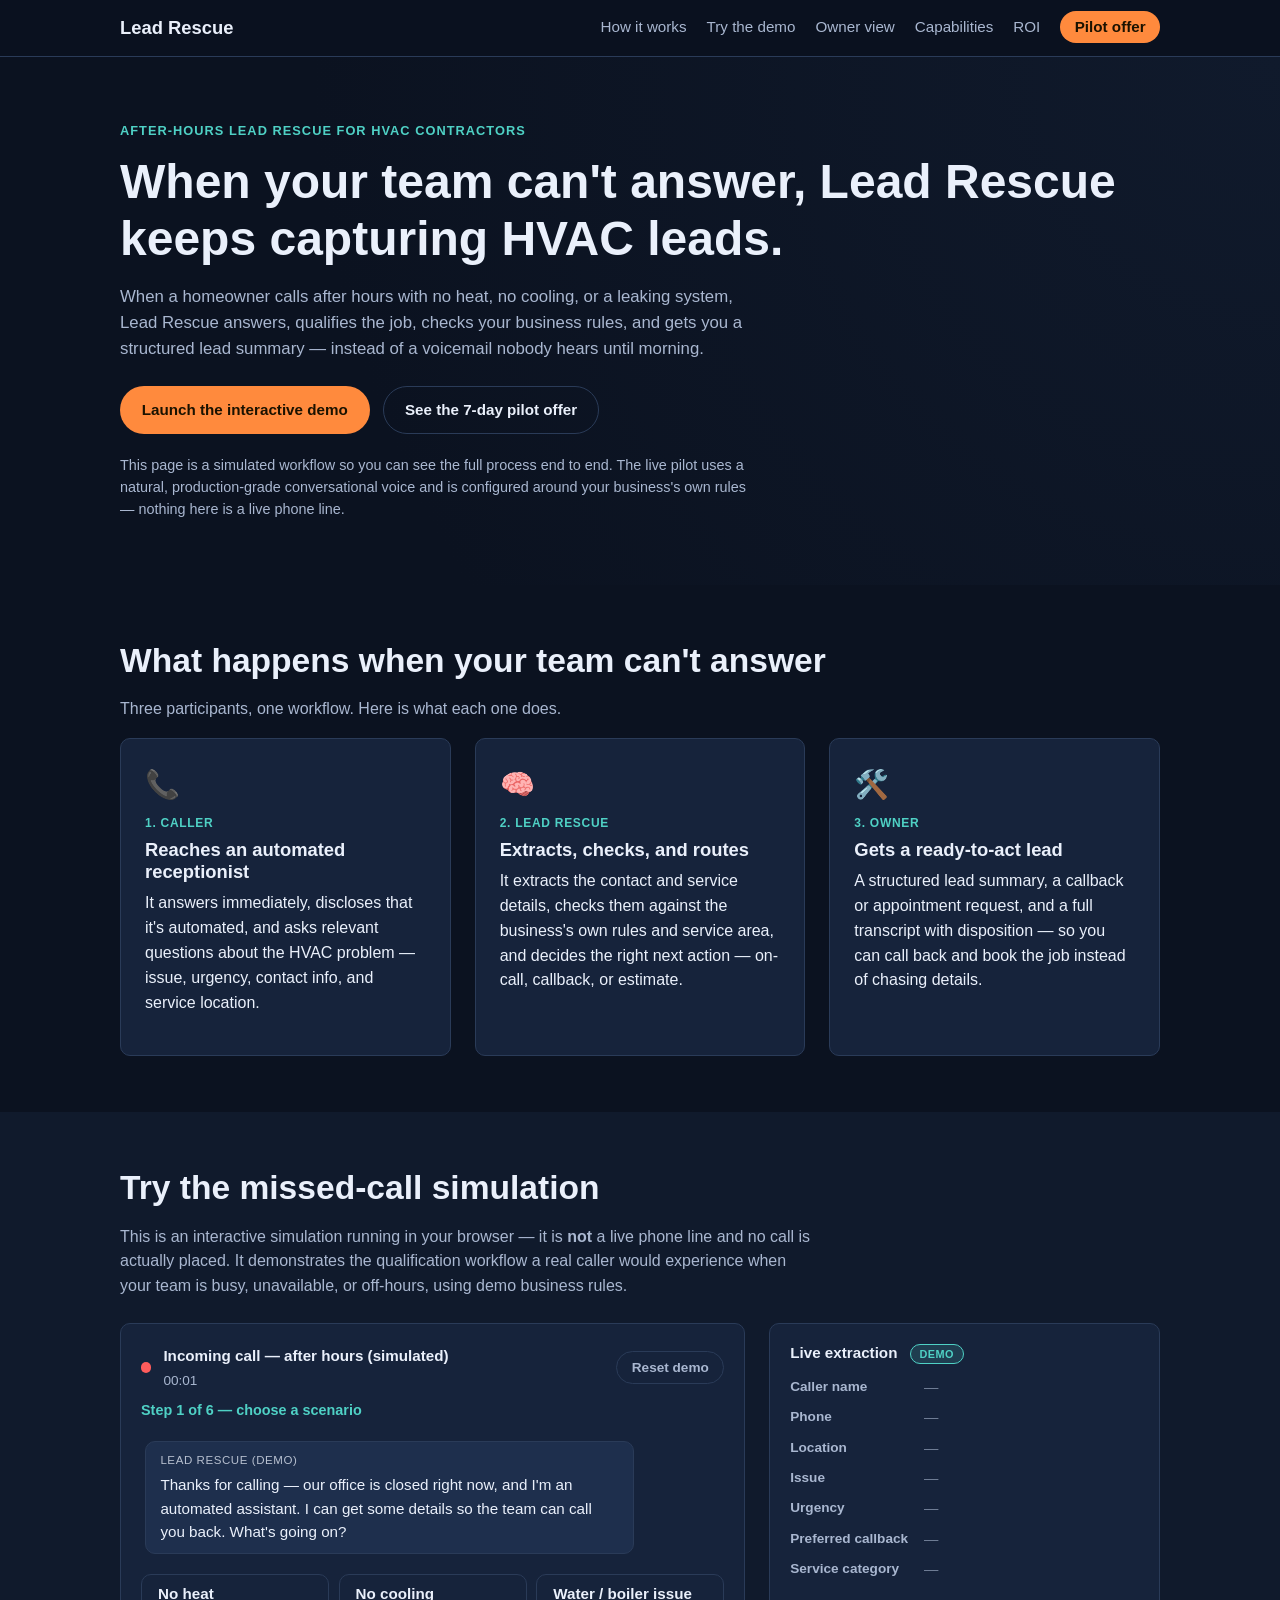
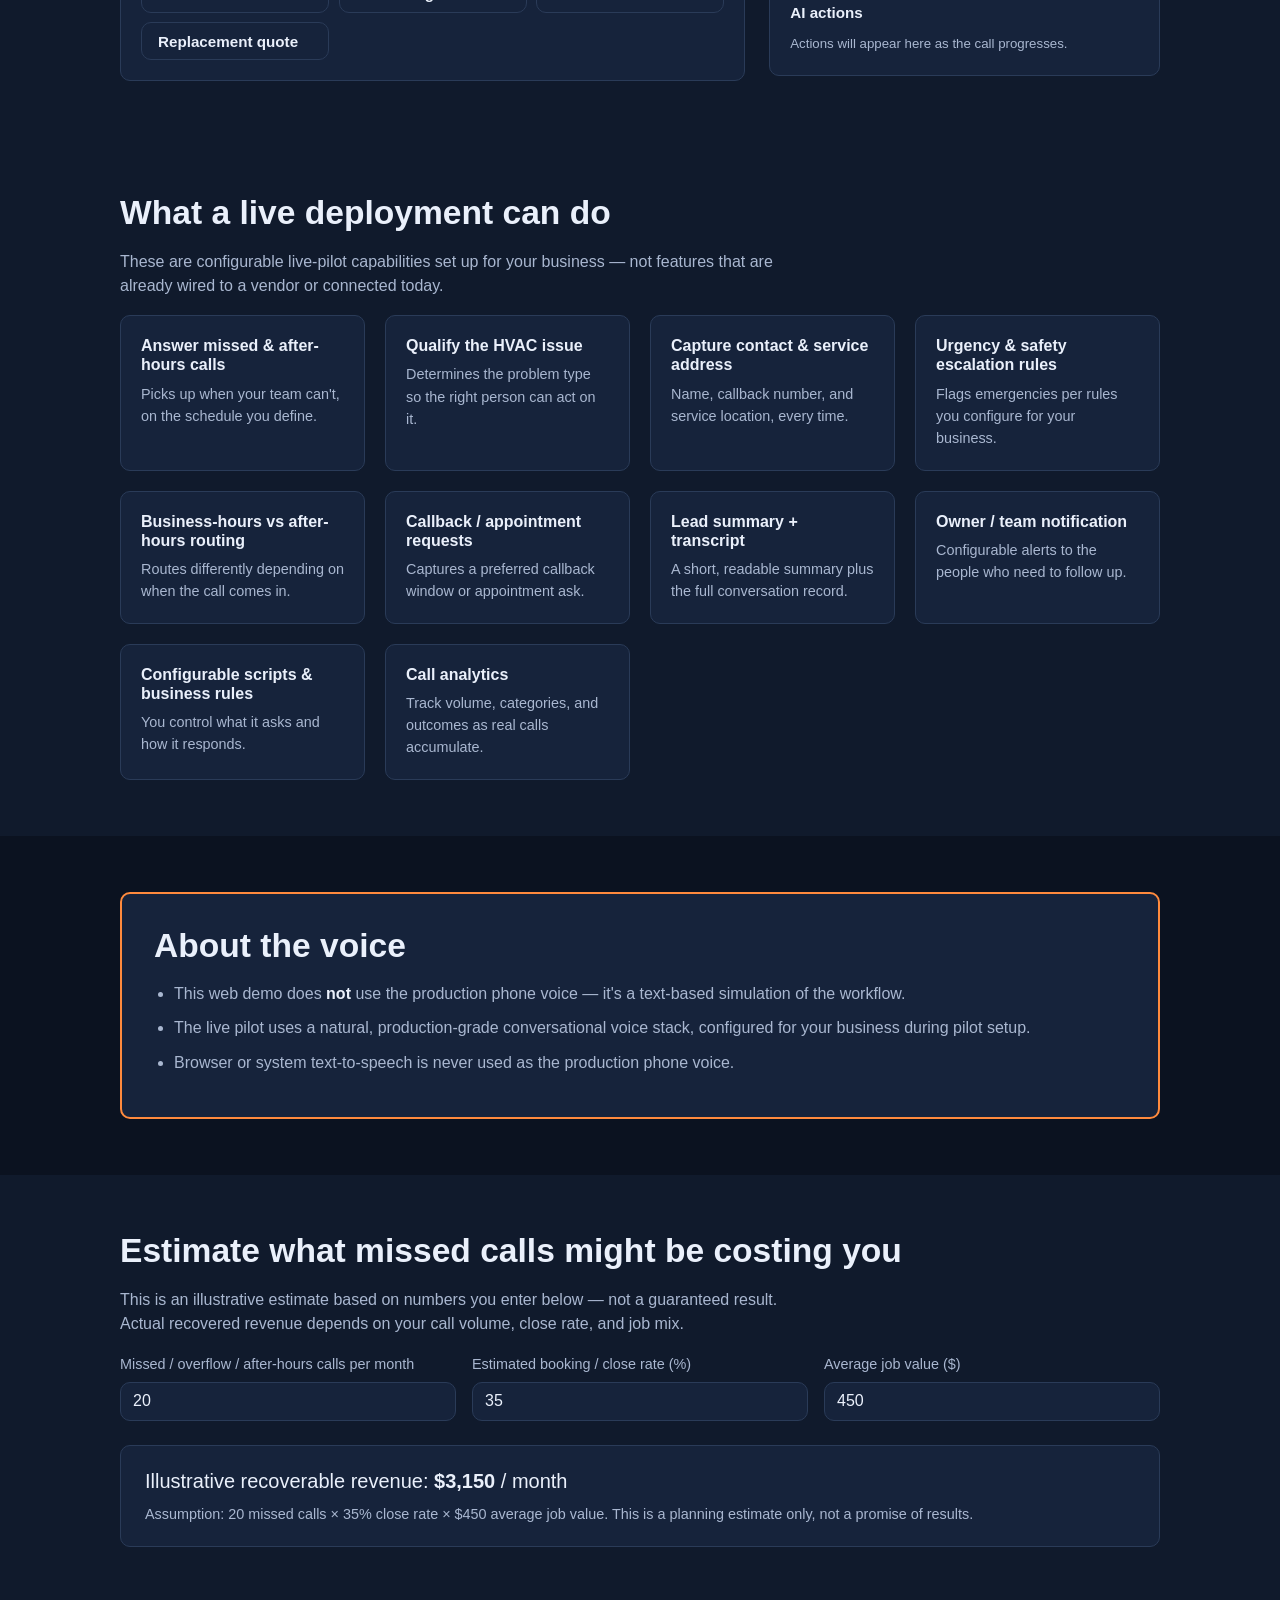
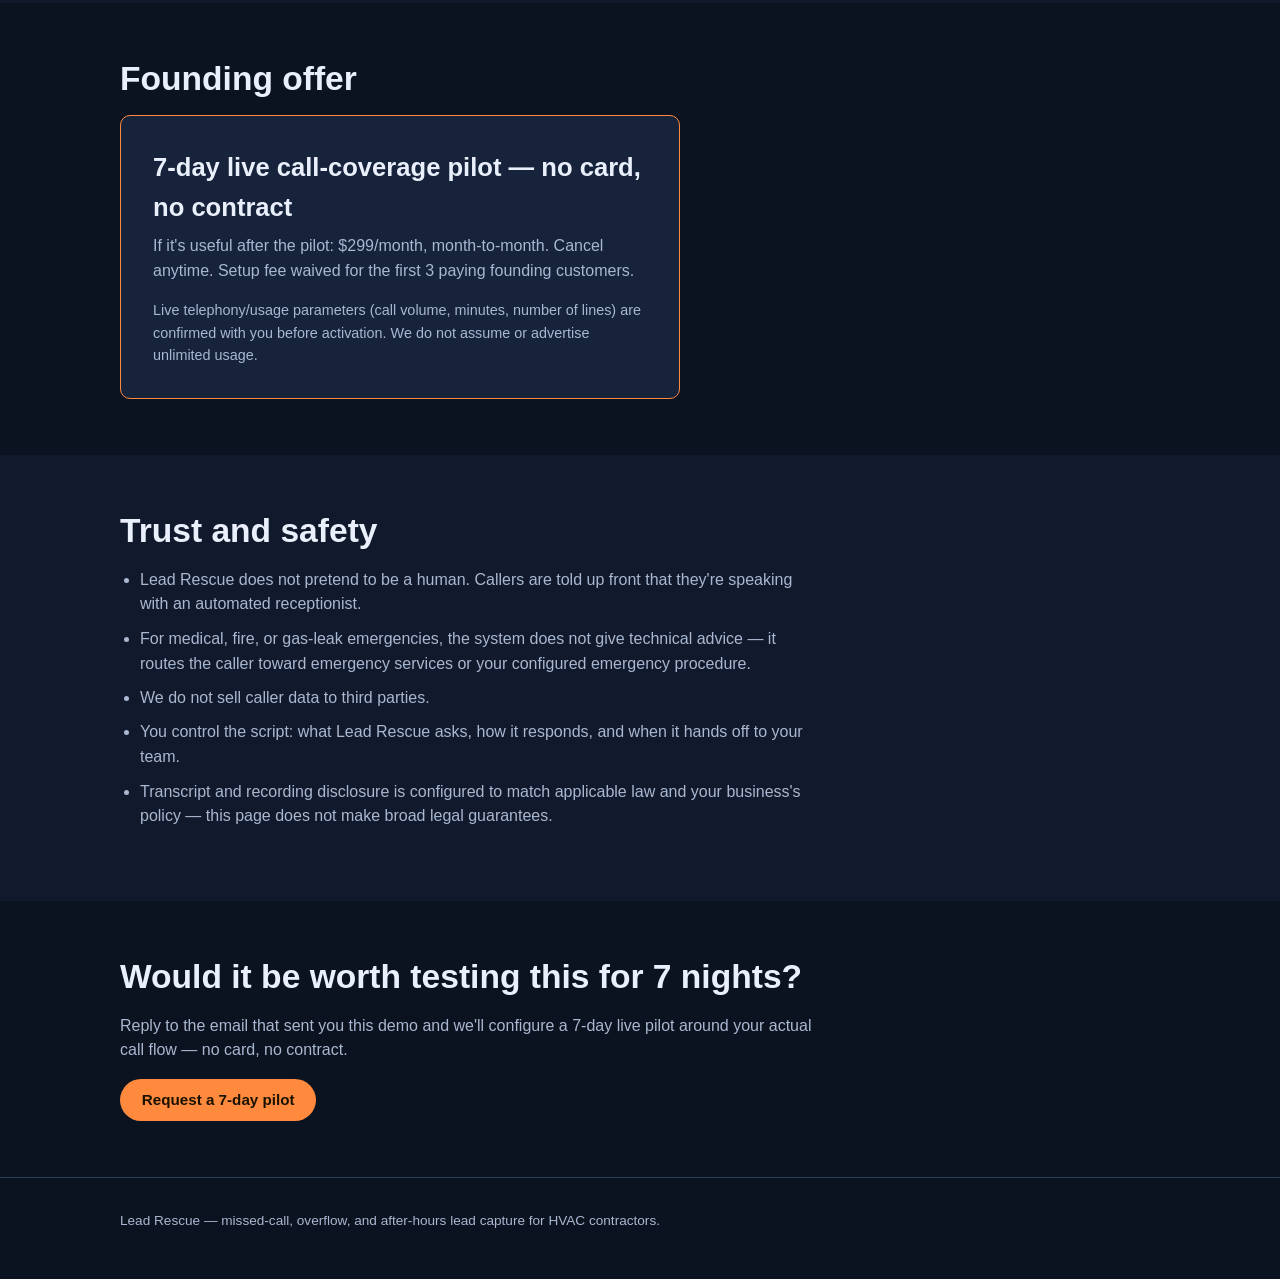
<file: index.html>
<!DOCTYPE html>
<html lang="en">
<head>
<meta charset="UTF-8">
<meta name="viewport" content="width=device-width, initial-scale=1">
<title>Lead Rescue — After-Hours HVAC Call Capture</title>
<meta name="description" content="Lead Rescue answers, qualifies, and summarizes missed HVAC calls, overflow calls, and after-hours calls.">
<link rel="stylesheet" href="styles.css">
</head>
<body>
<a class="skip-link" href="#main">Skip to main content</a>

<header class="site-header">
  <div class="wrap header-inner">
    <a class="logo" href="#top">Lead Rescue</a>
    <nav aria-label="Primary">
      <ul class="nav-list">
        <li><a href="#how-it-works">How it works</a></li>
        <li><a href="#demo">Try the demo</a></li>
        <li><a href="#dashboard">Owner view</a></li>
        <li><a href="#capabilities">Capabilities</a></li>
        <li><a href="#roi">ROI</a></li>
        <li><a href="#offer" class="nav-cta">Pilot offer</a></li>
      </ul>
    </nav>
  </div>
</header>

<main id="main">

  <section id="top" class="hero">
    <div class="wrap">
      <p class="eyebrow" id="hero-eyebrow">After-hours lead rescue for HVAC contractors</p>
      <h1 id="hero-heading">When your team can't answer, Lead Rescue keeps capturing HVAC leads.</h1>
      <p class="hero-sub" id="hero-sub">
        When a homeowner calls after hours with no heat, no cooling, or a leaking system,
        Lead Rescue answers, qualifies the job, checks your business rules, and gets you a
        structured lead summary — instead of a voicemail nobody hears until morning.
      </p>
      <p class="hero-note" id="hero-personalized" hidden></p>
      <div class="hero-actions">
        <a class="btn btn-primary" href="#demo">Launch the interactive demo</a>
        <a class="btn btn-secondary" href="#offer">See the 7-day pilot offer</a>
      </div>
      <p class="hero-disclaimer">
        This page is a simulated workflow so you can see the full process end to end. The live
        pilot uses a natural, production-grade conversational voice and is configured around your
        business's own rules — nothing here is a live phone line.
      </p>
    </div>
  </section>

  <section id="how-it-works" class="section">
    <div class="wrap">
      <h2>What happens when your team can't answer</h2>
      <p class="section-lede">Three participants, one workflow. Here is what each one does.</p>
      <div class="flow-grid">
        <div class="flow-card">
          <span class="flow-icon" aria-hidden="true">📞</span>
          <span class="flow-role">1. Caller</span>
          <h3>Reaches an automated receptionist</h3>
          <p>It answers immediately, discloses that it's automated, and asks relevant questions about
          the HVAC problem — issue, urgency, contact info, and service location.</p>
        </div>
        <div class="flow-card">
          <span class="flow-icon" aria-hidden="true">🧠</span>
          <span class="flow-role">2. Lead Rescue</span>
          <h3>Extracts, checks, and routes</h3>
          <p>It extracts the contact and service details, checks them against the business's own
          rules and service area, and decides the right next action — on-call, callback, or estimate.</p>
        </div>
        <div class="flow-card">
          <span class="flow-icon" aria-hidden="true">🛠️</span>
          <span class="flow-role">3. Owner</span>
          <h3>Gets a ready-to-act lead</h3>
          <p>A structured lead summary, a callback or appointment request, and a full transcript with
          disposition — so you can call back and book the job instead of chasing details.</p>
        </div>
      </div>
    </div>
  </section>

  <section id="demo" class="section section-alt">
    <div class="wrap">
      <h2>Try the missed-call simulation</h2>
      <p class="section-lede">
        This is an interactive simulation running in your browser — it is <strong>not</strong> a live
        phone line and no call is actually placed. It demonstrates the qualification workflow a real
        caller would experience when your team is busy, unavailable, or off-hours, using demo business rules.
      </p>

      <div class="demo-grid">
        <div class="call-panel" id="demo-shell">
          <div class="call-header">
            <span class="call-status-dot" id="call-status-dot" aria-hidden="true"></span>
            <div class="call-header-text">
              <span class="call-title" id="call-title">Incoming call — after hours (simulated)</span>
              <span class="call-timer" id="call-timer">00:00</span>
            </div>
            <button type="button" id="reset-demo" class="btn btn-ghost">Reset demo</button>
          </div>
          <p class="demo-status" id="demo-status">Step 1 of 6 — choose a scenario</p>

          <div class="call-log" id="call-log" role="log" aria-live="polite" aria-label="Simulated call transcript"></div>

          <div class="demo-input-area" id="demo-input-area">
            <!-- populated by app.js -->
          </div>
        </div>

        <aside class="extraction-panel">
          <h3>Live extraction <span class="tag-demo">DEMO</span></h3>
          <dl class="field-list" id="field-list"></dl>

          <h3>AI actions</h3>
          <ul class="event-rail" id="event-rail">
            <li class="event-placeholder">Actions will appear here as the call progresses.</li>
          </ul>
        </aside>
      </div>
    </div>
  </section>

  <section id="dashboard" class="section" hidden>
    <div class="wrap">
      <h2>Owner dashboard — what you get</h2>
      <p class="section-lede">
        Populated from the simulated call you just ran. Everything below is generated only from that
        one simulation — nothing here is historical or real business data.
      </p>

      <div class="metrics-row" id="metrics-row"></div>

      <div class="dashboard-grid">
        <div class="lead-card" id="lead-card">
          <div class="lead-card-header">
            <span class="lead-status-badge" id="lead-status-badge">Standard</span>
            <span class="tag-demo">SIMULATED LEAD</span>
          </div>
          <dl class="lead-details" id="lead-details"></dl>
          <div class="lead-actions">
            <button type="button" id="copy-summary" class="btn btn-secondary">Copy lead summary</button>
            <button type="button" id="copy-transcript" class="btn btn-secondary">Copy transcript</button>
            <button type="button" id="replay-demo" class="btn btn-secondary">Reset / replay</button>
          </div>
          <span id="copy-status" class="copy-confirm" role="status" aria-live="polite"></span>
        </div>

        <div class="notification-card">
          <h3>Example owner notification <span class="tag-demo">EXAMPLE NOTIFICATION</span></h3>
          <p class="notification-note">This is a mock-up of what an SMS/email alert could look like. No
          message is actually sent from this demo.</p>
          <div class="notification-preview" id="notification-preview"></div>
        </div>
      </div>

      <div class="transcript-block">
        <h3>Full transcript <span class="tag-demo">DEMO</span></h3>
        <div class="transcript-list" id="transcript-list"></div>
      </div>

      <div class="recent-calls-block">
        <h3>Recent calls <span class="tag-demo">DEMO DATA</span></h3>
        <p class="section-lede">Only the call you just completed appears here — this is not a record of
        real historical volume.</p>
        <table class="recent-calls-table" id="recent-calls-table">
          <thead>
            <tr>
              <th scope="col">Time</th>
              <th scope="col">Category</th>
              <th scope="col">Urgency</th>
              <th scope="col">Caller</th>
              <th scope="col">Next action</th>
            </tr>
          </thead>
          <tbody id="recent-calls-body"></tbody>
        </table>
      </div>
    </div>
  </section>

  <section id="capabilities" class="section section-alt">
    <div class="wrap">
      <h2>What a live deployment can do</h2>
      <p class="section-lede">
        These are configurable live-pilot capabilities set up for your business — not features that
        are already wired to a vendor or connected today.
      </p>
      <div class="capability-grid">
        <div class="capability-card"><h3>Answer missed &amp; after-hours calls</h3><p>Picks up when your team can't, on the schedule you define.</p></div>
        <div class="capability-card"><h3>Qualify the HVAC issue</h3><p>Determines the problem type so the right person can act on it.</p></div>
        <div class="capability-card"><h3>Capture contact &amp; service address</h3><p>Name, callback number, and service location, every time.</p></div>
        <div class="capability-card"><h3>Urgency &amp; safety escalation rules</h3><p>Flags emergencies per rules you configure for your business.</p></div>
        <div class="capability-card"><h3>Business-hours vs after-hours routing</h3><p>Routes differently depending on when the call comes in.</p></div>
        <div class="capability-card"><h3>Callback / appointment requests</h3><p>Captures a preferred callback window or appointment ask.</p></div>
        <div class="capability-card"><h3>Lead summary + transcript</h3><p>A short, readable summary plus the full conversation record.</p></div>
        <div class="capability-card"><h3>Owner / team notification</h3><p>Configurable alerts to the people who need to follow up.</p></div>
        <div class="capability-card"><h3>Configurable scripts &amp; business rules</h3><p>You control what it asks and how it responds.</p></div>
        <div class="capability-card"><h3>Call analytics</h3><p>Track volume, categories, and outcomes as real calls accumulate.</p></div>
      </div>
    </div>
  </section>

  <section id="voice" class="section">
    <div class="wrap">
      <div class="voice-card">
        <h2>About the voice</h2>
        <ul class="voice-list">
          <li>This web demo does <strong>not</strong> use the production phone voice — it's a text-based
          simulation of the workflow.</li>
          <li>The live pilot uses a natural, production-grade conversational voice stack, configured for
          your business during pilot setup.</li>
          <li>Browser or system text-to-speech is never used as the production phone voice.</li>
        </ul>
      </div>
    </div>
  </section>

  <section id="roi" class="section section-alt">
    <div class="wrap">
      <h2>Estimate what missed calls might be costing you</h2>
      <p class="section-lede">
        This is an illustrative estimate based on numbers you enter below — not a guaranteed result.
        Actual recovered revenue depends on your call volume, close rate, and job mix.
      </p>

      <form class="roi-form" id="roi-form">
        <div class="roi-field">
          <label for="roi-calls">Missed / overflow / after-hours calls per month</label>
          <input type="number" id="roi-calls" name="roi-calls" min="0" step="1" value="20" inputmode="numeric">
        </div>
        <div class="roi-field">
          <label for="roi-close">Estimated booking / close rate (%)</label>
          <input type="number" id="roi-close" name="roi-close" min="0" max="100" step="1" value="35" inputmode="numeric">
        </div>
        <div class="roi-field">
          <label for="roi-value">Average job value ($)</label>
          <input type="number" id="roi-value" name="roi-value" min="0" step="1" value="450" inputmode="numeric">
        </div>
      </form>

      <div class="roi-result" id="roi-result" aria-live="polite">
        <p class="roi-figure">
          Illustrative recoverable revenue: <strong id="roi-output">$0</strong> / month
        </p>
        <p class="roi-assumptions">
          Assumption: <span id="roi-explain">0 missed calls × 0% close rate × $0 average job value</span>.
          This is a planning estimate only, not a promise of results.
        </p>
      </div>
    </div>
  </section>

  <section id="offer" class="section">
    <div class="wrap">
      <h2>Founding offer</h2>
      <div class="offer-card">
        <p class="offer-price">7-day live call-coverage pilot — no card, no contract</p>
        <p class="offer-terms">
          If it's useful after the pilot: $299/month, month-to-month. Cancel anytime.
          Setup fee waived for the first 3 paying founding customers.
        </p>
        <p class="offer-note">
          Live telephony/usage parameters (call volume, minutes, number of lines) are confirmed with you
          before activation. We do not assume or advertise unlimited usage.
        </p>
      </div>
    </div>
  </section>

  <section id="trust" class="section section-alt">
    <div class="wrap">
      <h2>Trust and safety</h2>
      <ul class="trust-list">
        <li>Lead Rescue does not pretend to be a human. Callers are told up front that they're speaking
        with an automated receptionist.</li>
        <li>For medical, fire, or gas-leak emergencies, the system does not give technical advice — it
        routes the caller toward emergency services or your configured emergency procedure.</li>
        <li>We do not sell caller data to third parties.</li>
        <li>You control the script: what Lead Rescue asks, how it responds, and when it hands off to your team.</li>
        <li>Transcript and recording disclosure is configured to match applicable law and your business's
        policy — this page does not make broad legal guarantees.</li>
      </ul>
    </div>
  </section>

  <section id="cta" class="section cta-section">
    <div class="wrap">
      <h2>Would it be worth testing this for 7 nights?</h2>
      <p class="section-lede" id="cta-lede">
        Reply to the email that sent you this demo and we'll configure a 7-day live pilot around your
        actual call flow — no card, no contract.
      </p>
      <div class="cta-actions">
        <button type="button" id="copy-request" class="btn btn-primary">Request a 7-day pilot</button>
        <span id="copy-confirm" class="copy-confirm" role="status" aria-live="polite"></span>
      </div>
    </div>
  </section>

</main>

<footer class="site-footer">
  <div class="wrap">
    <p>Lead Rescue — missed-call, overflow, and after-hours lead capture for HVAC contractors.</p>
  </div>
</footer>

<script src="app.js"></script>
</body>
</html>
</file>
<file: styles.css>
/* Lead Rescue — static site styles */

:root {
  --color-bg: #0b1220;
  --color-bg-alt: #101a2c;
  --color-surface: #16233b;
  --color-border: #2a3b58;
  --color-text: #eaf0fb;
  --color-text-muted: #a9b7d0;
  --color-primary: #ff8a3d;
  --color-primary-dark: #e56f22;
  --color-accent: #4fd1c5;
  --focus-ring: #7ec8ff;
  --radius: 10px;
  --max-width: 1080px;
}

* {
  box-sizing: border-box;
}

html {
  scroll-behavior: smooth;
}

@media (prefers-reduced-motion: reduce) {
  html {
    scroll-behavior: auto;
  }
  * {
    animation-duration: 0.001ms !important;
    animation-iteration-count: 1 !important;
    transition-duration: 0.001ms !important;
    scroll-behavior: auto !important;
  }
}

body {
  margin: 0;
  font-family: -apple-system, BlinkMacSystemFont, "Segoe UI", Roboto, Helvetica, Arial, sans-serif;
  background: var(--color-bg);
  color: var(--color-text);
  line-height: 1.55;
}

.wrap {
  max-width: var(--max-width);
  margin: 0 auto;
  padding: 0 1.25rem;
}

.skip-link {
  position: absolute;
  left: -9999px;
  top: 0;
  background: var(--color-primary);
  color: #1a1200;
  padding: 0.75rem 1rem;
  z-index: 100;
  border-radius: 0 0 var(--radius) 0;
}

.skip-link:focus {
  left: 0;
}

a {
  color: var(--color-accent);
}

:focus-visible {
  outline: 3px solid var(--focus-ring);
  outline-offset: 2px;
}

h1, h2, h3 {
  line-height: 1.2;
  font-weight: 700;
}

h1 {
  font-size: clamp(1.75rem, 4vw + 1rem, 3rem);
  margin: 0 0 1rem;
}

h2 {
  font-size: clamp(1.5rem, 2.5vw + 1rem, 2.1rem);
  margin: 0 0 1rem;
}

h3 {
  font-size: 1.15rem;
  margin: 0 0 0.5rem;
}

p {
  margin: 0 0 1rem;
}

.site-header {
  position: sticky;
  top: 0;
  z-index: 50;
  background: rgba(11, 18, 32, 0.92);
  backdrop-filter: blur(6px);
  border-bottom: 1px solid var(--color-border);
}

.header-inner {
  display: flex;
  align-items: center;
  justify-content: space-between;
  padding-top: 0.85rem;
  padding-bottom: 0.85rem;
  gap: 1rem;
  flex-wrap: wrap;
}

.logo {
  font-weight: 800;
  font-size: 1.15rem;
  color: var(--color-text);
  text-decoration: none;
}

.nav-list {
  list-style: none;
  display: flex;
  gap: 1.25rem;
  margin: 0;
  padding: 0;
  flex-wrap: wrap;
  align-items: center;
}

.nav-list a {
  color: var(--color-text-muted);
  text-decoration: none;
  font-size: 0.95rem;
}

.nav-list a:hover,
.nav-list a:focus-visible {
  color: var(--color-text);
}

.nav-cta {
  background: var(--color-primary);
  color: #1a1200 !important;
  padding: 0.45rem 0.9rem;
  border-radius: 999px;
  font-weight: 600;
}

.hero {
  padding: 4rem 0 3rem;
  background: radial-gradient(circle at top right, var(--color-bg-alt), var(--color-bg) 70%);
}

.eyebrow {
  text-transform: uppercase;
  letter-spacing: 0.08em;
  font-size: 0.8rem;
  color: var(--color-accent);
  font-weight: 700;
  margin-bottom: 0.75rem;
}

.hero-sub {
  max-width: 640px;
  font-size: 1.05rem;
  color: var(--color-text-muted);
}

.hero-note {
  margin-top: 1rem;
  font-size: 0.95rem;
  color: var(--color-accent);
}

.hero-actions {
  display: flex;
  gap: 0.85rem;
  flex-wrap: wrap;
  margin-top: 1.5rem;
}

.btn {
  display: inline-flex;
  align-items: center;
  gap: 0.4rem;
  padding: 0.7rem 1.3rem;
  border-radius: 999px;
  font-weight: 600;
  font-size: 0.95rem;
  text-decoration: none;
  border: 1px solid transparent;
  cursor: pointer;
  font-family: inherit;
}

.btn-primary {
  background: var(--color-primary);
  color: #1a1200;
}

.btn-primary:hover,
.btn-primary:focus-visible {
  background: var(--color-primary-dark);
}

.btn-secondary {
  background: transparent;
  color: var(--color-text);
  border-color: var(--color-border);
}

.btn-secondary:hover,
.btn-secondary:focus-visible {
  border-color: var(--color-accent);
  color: var(--color-accent);
}

.btn-ghost {
  background: var(--color-surface);
  color: var(--color-text-muted);
  border-color: var(--color-border);
  font-size: 0.85rem;
  padding: 0.5rem 0.9rem;
}

.btn-ghost:hover,
.btn-ghost:focus-visible {
  color: var(--color-text);
}

.btn-choice {
  background: var(--color-surface);
  color: var(--color-text);
  border-color: var(--color-border);
  padding: 0.6rem 1rem;
  border-radius: var(--radius);
  text-align: left;
}

.btn-choice:hover,
.btn-choice:focus-visible {
  border-color: var(--color-primary);
  color: var(--color-primary);
}

.section {
  padding: 3.5rem 0;
}

.section-alt {
  background: var(--color-bg-alt);
}

.section-lede {
  color: var(--color-text-muted);
  max-width: 700px;
}

.steps {
  list-style: none;
  margin: 0;
  padding: 0;
  display: grid;
  gap: 1.5rem;
  grid-template-columns: repeat(auto-fit, minmax(240px, 1fr));
}

.steps li {
  background: var(--color-surface);
  border: 1px solid var(--color-border);
  border-radius: var(--radius);
  padding: 1.5rem;
}

.step-num {
  display: inline-flex;
  align-items: center;
  justify-content: center;
  width: 2rem;
  height: 2rem;
  border-radius: 999px;
  background: var(--color-primary);
  color: #1a1200;
  font-weight: 800;
  margin-bottom: 0.75rem;
}

.call-log {
  display: flex;
  flex-direction: column;
  gap: 0.6rem;
  min-height: 120px;
  max-height: 360px;
  overflow-y: auto;
  padding: 0.25rem;
  margin-bottom: 1rem;
}

.log-line {
  max-width: 85%;
  padding: 0.6rem 0.9rem;
  border-radius: var(--radius);
  font-size: 0.95rem;
}

.log-agent {
  background: #1e2f4d;
  align-self: flex-start;
  border: 1px solid var(--color-border);
}

.log-caller {
  background: var(--color-primary);
  color: #1a1200;
  align-self: flex-end;
}

.log-speaker {
  display: block;
  font-size: 0.72rem;
  text-transform: uppercase;
  letter-spacing: 0.05em;
  opacity: 0.75;
  margin-bottom: 0.2rem;
}

.demo-input-area {
  display: flex;
  flex-direction: column;
  gap: 0.6rem;
}

.choice-grid {
  display: grid;
  gap: 0.6rem;
  grid-template-columns: repeat(auto-fit, minmax(180px, 1fr));
}

.text-input-row {
  display: flex;
  gap: 0.6rem;
  flex-wrap: wrap;
}

.text-input-row label {
  display: block;
  font-size: 0.85rem;
  color: var(--color-text-muted);
  margin-bottom: 0.3rem;
}

.text-input-row input {
  width: 100%;
  padding: 0.6rem 0.75rem;
  border-radius: var(--radius);
  border: 1px solid var(--color-border);
  background: var(--color-bg);
  color: var(--color-text);
  font-size: 1rem;
}

.text-input-row .field {
  flex: 1 1 200px;
}

.demo-input-area .btn-primary {
  align-self: flex-start;
}

.hero-disclaimer {
  margin-top: 1.25rem;
  max-width: 640px;
  font-size: 0.9rem;
  color: var(--color-text-muted);
}

.flow-grid {
  display: grid;
  gap: 1.5rem;
  grid-template-columns: repeat(auto-fit, minmax(240px, 1fr));
}

.flow-card {
  background: var(--color-surface);
  border: 1px solid var(--color-border);
  border-radius: var(--radius);
  padding: 1.5rem;
}

.flow-icon {
  font-size: 1.75rem;
  display: block;
  margin-bottom: 0.5rem;
}

.flow-role {
  display: block;
  text-transform: uppercase;
  letter-spacing: 0.06em;
  font-size: 0.75rem;
  font-weight: 700;
  color: var(--color-accent);
  margin-bottom: 0.4rem;
}

.tag-demo {
  display: inline-block;
  font-size: 0.68rem;
  font-weight: 800;
  letter-spacing: 0.04em;
  text-transform: uppercase;
  background: rgba(79, 209, 197, 0.15);
  color: var(--color-accent);
  border: 1px solid var(--color-accent);
  border-radius: 999px;
  padding: 0.15rem 0.55rem;
  margin-left: 0.5rem;
  vertical-align: middle;
}

.demo-grid {
  display: grid;
  gap: 1.5rem;
  grid-template-columns: minmax(0, 1.6fr) minmax(0, 1fr);
  margin-top: 1.5rem;
  align-items: start;
}

.call-panel {
  background: var(--color-surface);
  border: 1px solid var(--color-border);
  border-radius: var(--radius);
  padding: 1.25rem;
}

.call-header {
  display: flex;
  align-items: center;
  gap: 0.75rem;
  flex-wrap: wrap;
  margin-bottom: 0.5rem;
}

.call-status-dot {
  width: 0.65rem;
  height: 0.65rem;
  border-radius: 50%;
  background: var(--color-text-muted);
  flex-shrink: 0;
}

.call-status-dot.call-status-live {
  background: #ff5c5c;
  animation: pulse-dot 1.4s ease-in-out infinite;
}

.call-status-dot.call-status-ended {
  background: var(--color-accent);
  animation: none;
}

@keyframes pulse-dot {
  0%, 100% { opacity: 1; }
  50% { opacity: 0.35; }
}

.call-header-text {
  display: flex;
  flex-direction: column;
  gap: 0.15rem;
  flex: 1 1 auto;
}

.call-title {
  font-weight: 700;
  font-size: 0.95rem;
}

.call-timer {
  font-variant-numeric: tabular-nums;
  color: var(--color-text-muted);
  font-size: 0.85rem;
}

.demo-status {
  font-weight: 600;
  font-size: 0.9rem;
  color: var(--color-accent);
  margin-bottom: 1rem;
}

.extraction-panel {
  background: var(--color-surface);
  border: 1px solid var(--color-border);
  border-radius: var(--radius);
  padding: 1.25rem;
}

.extraction-panel h3 {
  font-size: 0.95rem;
  margin-bottom: 0.75rem;
}

.extraction-panel h3:not(:first-child) {
  margin-top: 1.5rem;
}

.field-list {
  display: grid;
  grid-template-columns: max-content 1fr;
  gap: 0.5rem 1rem;
  margin: 0;
}

.field-list dt {
  color: var(--color-text-muted);
  font-size: 0.85rem;
  font-weight: 600;
}

.field-value {
  margin: 0;
  font-size: 0.9rem;
  transition: color 0.3s ease;
}

.field-value-empty {
  color: var(--color-text-muted);
  opacity: 0.6;
}

.field-value-filled {
  color: var(--color-accent);
  font-weight: 600;
}

.event-rail {
  list-style: none;
  margin: 0;
  padding: 0;
  display: flex;
  flex-direction: column;
  gap: 0.5rem;
  max-height: 220px;
  overflow-y: auto;
}

.event-item {
  background: var(--color-bg);
  border: 1px solid var(--color-border);
  border-radius: 8px;
  padding: 0.5rem 0.7rem;
  font-size: 0.83rem;
  color: var(--color-text);
  animation: event-fade-in 0.3s ease;
}

@keyframes event-fade-in {
  from { opacity: 0; transform: translateY(-4px); }
  to { opacity: 1; transform: translateY(0); }
}

.event-placeholder {
  font-size: 0.83rem;
  color: var(--color-text-muted);
  list-style: none;
}

.metrics-row {
  display: grid;
  gap: 1rem;
  grid-template-columns: repeat(auto-fit, minmax(180px, 1fr));
  margin: 1.5rem 0;
}

.metric-card {
  background: var(--color-surface);
  border: 1px solid var(--color-border);
  border-radius: var(--radius);
  padding: 1.25rem;
  display: flex;
  flex-direction: column;
  gap: 0.3rem;
}

.metric-value {
  font-size: 1.75rem;
  font-weight: 800;
  color: var(--color-primary);
}

.metric-label {
  font-size: 0.85rem;
  color: var(--color-text-muted);
}

.dashboard-grid {
  display: grid;
  gap: 1.5rem;
  grid-template-columns: repeat(auto-fit, minmax(320px, 1fr));
  margin-bottom: 1.5rem;
}

.lead-card,
.notification-card {
  background: var(--color-surface);
  border: 1px solid var(--color-border);
  border-radius: var(--radius);
  padding: 1.5rem;
}

.lead-card-header {
  display: flex;
  align-items: center;
  gap: 0.5rem;
  margin-bottom: 1rem;
  flex-wrap: wrap;
}

.lead-status-badge {
  font-size: 0.75rem;
  font-weight: 800;
  text-transform: uppercase;
  letter-spacing: 0.04em;
  padding: 0.25rem 0.7rem;
  border-radius: 999px;
}

.badge-urgent {
  background: rgba(255, 92, 92, 0.18);
  color: #ff8f8f;
  border: 1px solid #ff5c5c;
}

.badge-standard {
  background: rgba(79, 209, 197, 0.15);
  color: var(--color-accent);
  border: 1px solid var(--color-accent);
}

.lead-details {
  display: grid;
  grid-template-columns: max-content 1fr;
  gap: 0.4rem 1rem;
  margin: 0 0 1.25rem;
}

.lead-details dt {
  color: var(--color-text-muted);
  font-weight: 600;
  font-size: 0.85rem;
}

.lead-details dd {
  margin: 0;
  font-size: 0.92rem;
}

.lead-actions {
  display: flex;
  gap: 0.6rem;
  flex-wrap: wrap;
  margin-bottom: 0.5rem;
}

.notification-note {
  font-size: 0.85rem;
  color: var(--color-text-muted);
}

.notification-preview {
  background: var(--color-bg);
  border: 1px solid var(--color-border);
  border-radius: var(--radius);
  overflow: hidden;
}

.notification-header {
  background: var(--color-primary);
  color: #1a1200;
  font-weight: 700;
  padding: 0.6rem 0.9rem;
  font-size: 0.9rem;
}

.notification-body {
  padding: 0.75rem 0.9rem;
}

.notification-body p {
  margin: 0 0 0.4rem;
  font-size: 0.88rem;
}

.notification-body p:last-child {
  margin-bottom: 0;
}

.notification-footer {
  border-top: 1px solid var(--color-border);
  padding: 0.5rem 0.9rem;
  font-size: 0.75rem;
  color: var(--color-text-muted);
}

.transcript-block {
  background: var(--color-surface);
  border: 1px solid var(--color-border);
  border-radius: var(--radius);
  padding: 1.5rem;
  margin-bottom: 1.5rem;
}

.transcript-list {
  max-height: 320px;
  overflow-y: auto;
  margin-top: 1rem;
}

.transcript-row {
  font-size: 0.9rem;
  margin: 0 0 0.6rem;
}

.recent-calls-block {
  background: var(--color-surface);
  border: 1px solid var(--color-border);
  border-radius: var(--radius);
  padding: 1.5rem;
}

.recent-calls-table {
  width: 100%;
  border-collapse: collapse;
  margin-top: 1rem;
  font-size: 0.88rem;
}

.recent-calls-table th,
.recent-calls-table td {
  text-align: left;
  padding: 0.5rem 0.6rem;
  border-bottom: 1px solid var(--color-border);
}

.recent-calls-table th {
  color: var(--color-text-muted);
  font-size: 0.78rem;
  text-transform: uppercase;
  letter-spacing: 0.03em;
}

.capability-grid {
  display: grid;
  gap: 1.25rem;
  grid-template-columns: repeat(auto-fit, minmax(220px, 1fr));
}

.capability-card {
  background: var(--color-surface);
  border: 1px solid var(--color-border);
  border-radius: var(--radius);
  padding: 1.25rem;
}

.capability-card h3 {
  font-size: 1rem;
}

.capability-card p {
  color: var(--color-text-muted);
  font-size: 0.9rem;
  margin: 0;
}

.voice-card {
  background: var(--color-surface);
  border: 2px solid var(--color-primary);
  border-radius: var(--radius);
  padding: 2rem;
}

.voice-list {
  padding-left: 1.25rem;
  margin: 0;
}

.voice-list li {
  margin-bottom: 0.6rem;
  color: var(--color-text-muted);
}

.voice-list strong {
  color: var(--color-text);
}

.roi-form {
  display: grid;
  gap: 1rem;
  grid-template-columns: repeat(auto-fit, minmax(200px, 1fr));
  margin-bottom: 1.5rem;
}

.roi-field label {
  display: block;
  font-size: 0.9rem;
  color: var(--color-text-muted);
  margin-bottom: 0.4rem;
}

.roi-field input {
  width: 100%;
  padding: 0.6rem 0.75rem;
  border-radius: var(--radius);
  border: 1px solid var(--color-border);
  background: var(--color-surface);
  color: var(--color-text);
  font-size: 1rem;
}

.roi-result {
  background: var(--color-surface);
  border: 1px solid var(--color-border);
  border-radius: var(--radius);
  padding: 1.25rem 1.5rem;
}

.roi-figure {
  font-size: 1.25rem;
  margin-bottom: 0.4rem;
}

.roi-assumptions {
  color: var(--color-text-muted);
  font-size: 0.9rem;
  margin: 0;
}

.offer-card {
  background: var(--color-surface);
  border: 1px solid var(--color-primary);
  border-radius: var(--radius);
  padding: 2rem;
  max-width: 560px;
}

.offer-price {
  font-size: 1.6rem;
  font-weight: 800;
  margin-bottom: 0.4rem;
}

.offer-terms {
  color: var(--color-text-muted);
  margin-bottom: 1rem;
}

.offer-note {
  font-size: 0.9rem;
  color: var(--color-text-muted);
  margin: 0;
}

.trust-list {
  max-width: 700px;
  padding-left: 1.25rem;
  color: var(--color-text-muted);
}

.trust-list li {
  margin-bottom: 0.6rem;
}

.cta-section {
  text-align: left;
}

.cta-actions {
  display: flex;
  align-items: center;
  gap: 1rem;
  flex-wrap: wrap;
}

.copy-confirm {
  color: var(--color-accent);
  font-size: 0.9rem;
}

.site-footer {
  padding: 2rem 0;
  border-top: 1px solid var(--color-border);
  color: var(--color-text-muted);
  font-size: 0.85rem;
}

@media (max-width: 900px) {
  .demo-grid {
    grid-template-columns: 1fr;
  }
}

@media (max-width: 640px) {
  .header-inner {
    flex-direction: column;
  }

  .header-inner nav {
    width: 100%;
  }

  .nav-list {
    gap: 0.6rem 0.9rem;
    font-size: 0.85rem;
  }

  .call-header {
    flex-direction: column;
    align-items: flex-start;
  }

  .log-line {
    max-width: 100%;
  }

  .lead-actions {
    flex-direction: column;
    align-items: stretch;
  }
}
</file>
